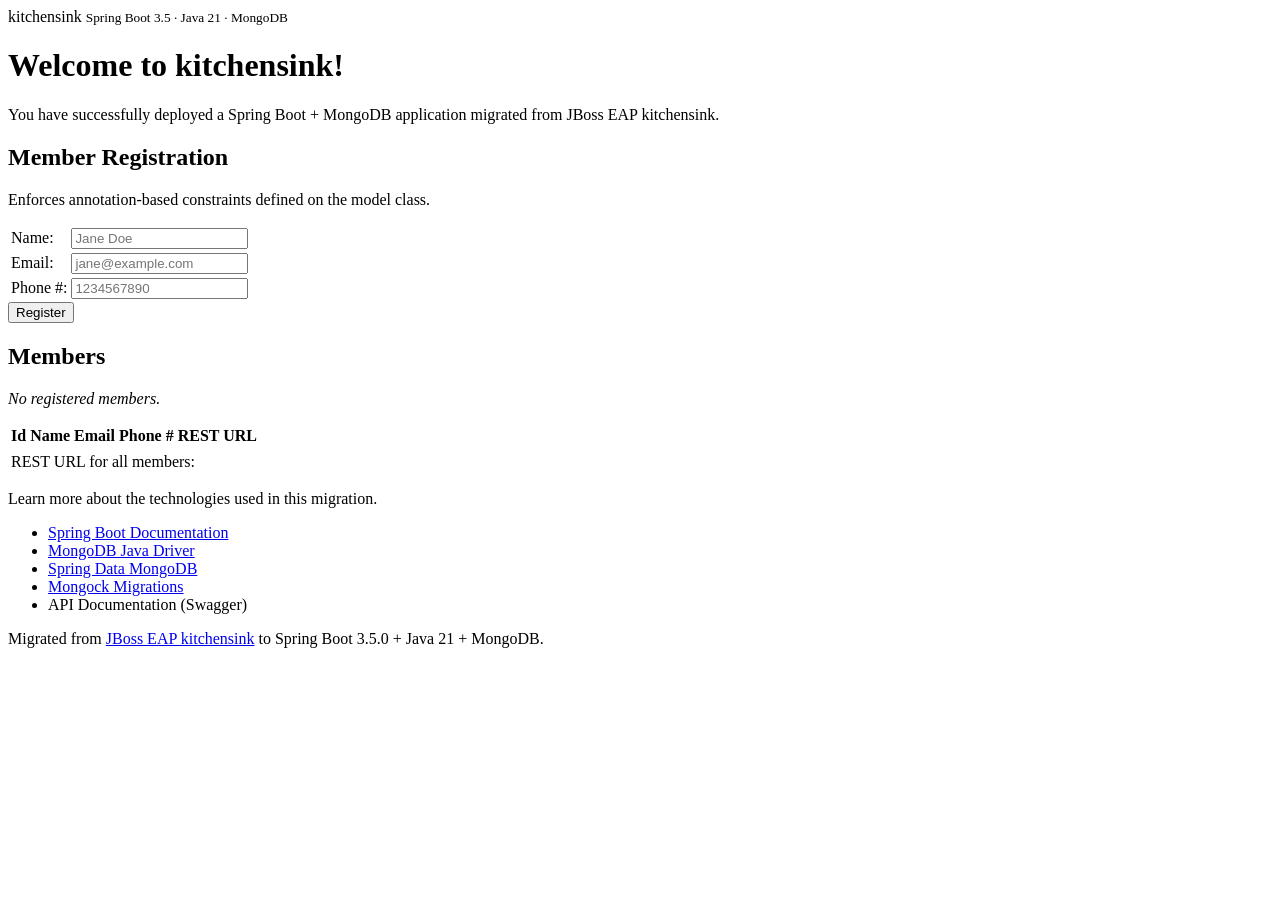
<file: src/main/resources/templates/index.html>
<!DOCTYPE html>
<html xmlns:th="http://www.thymeleaf.org" lang="en">
<head>
    <meta charset="UTF-8">
    <meta name="viewport" content="width=device-width, initial-scale=1">
    <title>kitchensink</title>
    <link th:href="@{/css/app.css}" rel="stylesheet">
</head>
<body>

<div id="container">

    <div class="dualbrand">
        kitchensink
        <small>Spring Boot 3.5 · Java 21 · MongoDB</small>
    </div>

    <div id="content">

        <h1>Welcome to kitchensink!</h1>

        <p>You have successfully deployed a Spring Boot + MongoDB application
           migrated from JBoss EAP kitchensink.</p>

        <div th:if="${successMessage}" class="alert-flash" th:text="${successMessage}"></div>

        <h2>Member Registration</h2>
        <p>Enforces annotation-based constraints defined on the model class.</p>

        <form th:action="@{/}" th:object="${form}" method="post" class="reg-form" novalidate>
            <table class="form-table">
                <tr>
                    <td><label for="name">Name:</label></td>
                    <td><input type="text" id="name" th:field="*{name}" placeholder="Jane Doe"></td>
                    <td><span class="invalid" th:if="${#fields.hasErrors('name')}" th:errors="*{name}"></span></td>
                </tr>
                <tr>
                    <td><label for="email">Email:</label></td>
                    <td><input type="email" id="email" th:field="*{email}" placeholder="jane@example.com"></td>
                    <td><span class="invalid" th:if="${#fields.hasErrors('email')}" th:errors="*{email}"></span></td>
                </tr>
                <tr>
                    <td><label for="phoneNumber">Phone #:</label></td>
                    <td><input type="tel" id="phoneNumber" th:field="*{phoneNumber}" placeholder="1234567890"></td>
                    <td><span class="invalid" th:if="${#fields.hasErrors('phoneNumber')}" th:errors="*{phoneNumber}"></span></td>
                </tr>
            </table>
            <button type="submit" class="register-btn">Register</button>
        </form>

        <h2>Members</h2>

        <p th:if="${members.isEmpty()}"><em>No registered members.</em></p>

        <table th:if="${!members.isEmpty()}" class="simpletablestyle">
            <thead>
                <tr>
                    <th>Id</th>
                    <th>Name</th>
                    <th>Email</th>
                    <th>Phone #</th>
                    <th>REST URL</th>
                </tr>
            </thead>
            <tbody>
                <tr th:each="member : ${members}">
                    <td th:text="${member.id}"></td>
                    <td th:text="${member.name}"></td>
                    <td th:text="${member.email}"></td>
                    <td th:text="${member.phoneNumber}"></td>
                    <td>
                        <a th:href="@{'/rest/members/' + ${member.id}}"
                           th:text="'/rest/members/' + ${member.id}"
                           target="_blank"></a>
                    </td>
                </tr>
            </tbody>
            <tfoot>
                <tr>
                    <td colspan="5">
                        REST URL for all members:
                        <a th:href="@{/rest/members}" th:text="@{/rest/members}" target="_blank"></a>
                    </td>
                </tr>
            </tfoot>
        </table>

    </div><!-- /content -->

    <div id="aside">
        <p>Learn more about the technologies used in this migration.</p>
        <ul>
            <li><a href="https://docs.spring.io/spring-boot/index.html" target="_blank">Spring Boot Documentation</a></li>
            <li><a href="https://www.mongodb.com/docs/drivers/java/sync/" target="_blank">MongoDB Java Driver</a></li>
            <li><a href="https://docs.spring.io/spring-data/mongodb/reference/" target="_blank">Spring Data MongoDB</a></li>
            <li><a href="https://www.mongock.io/docs/" target="_blank">Mongock Migrations</a></li>
            <li><a th:href="@{/swagger-ui/index.html}" target="_blank">API Documentation (Swagger)</a></li>
        </ul>
    </div><!-- /aside -->

    <div id="footer">
        <p>Migrated from <a href="https://github.com/jboss-developer/jboss-eap-quickstarts/tree/master/kitchensink" target="_blank">JBoss EAP kitchensink</a>
           to Spring Boot 3.5.0 + Java 21 + MongoDB.</p>
    </div>

</div><!-- /container -->

</body>
</html>
</file>
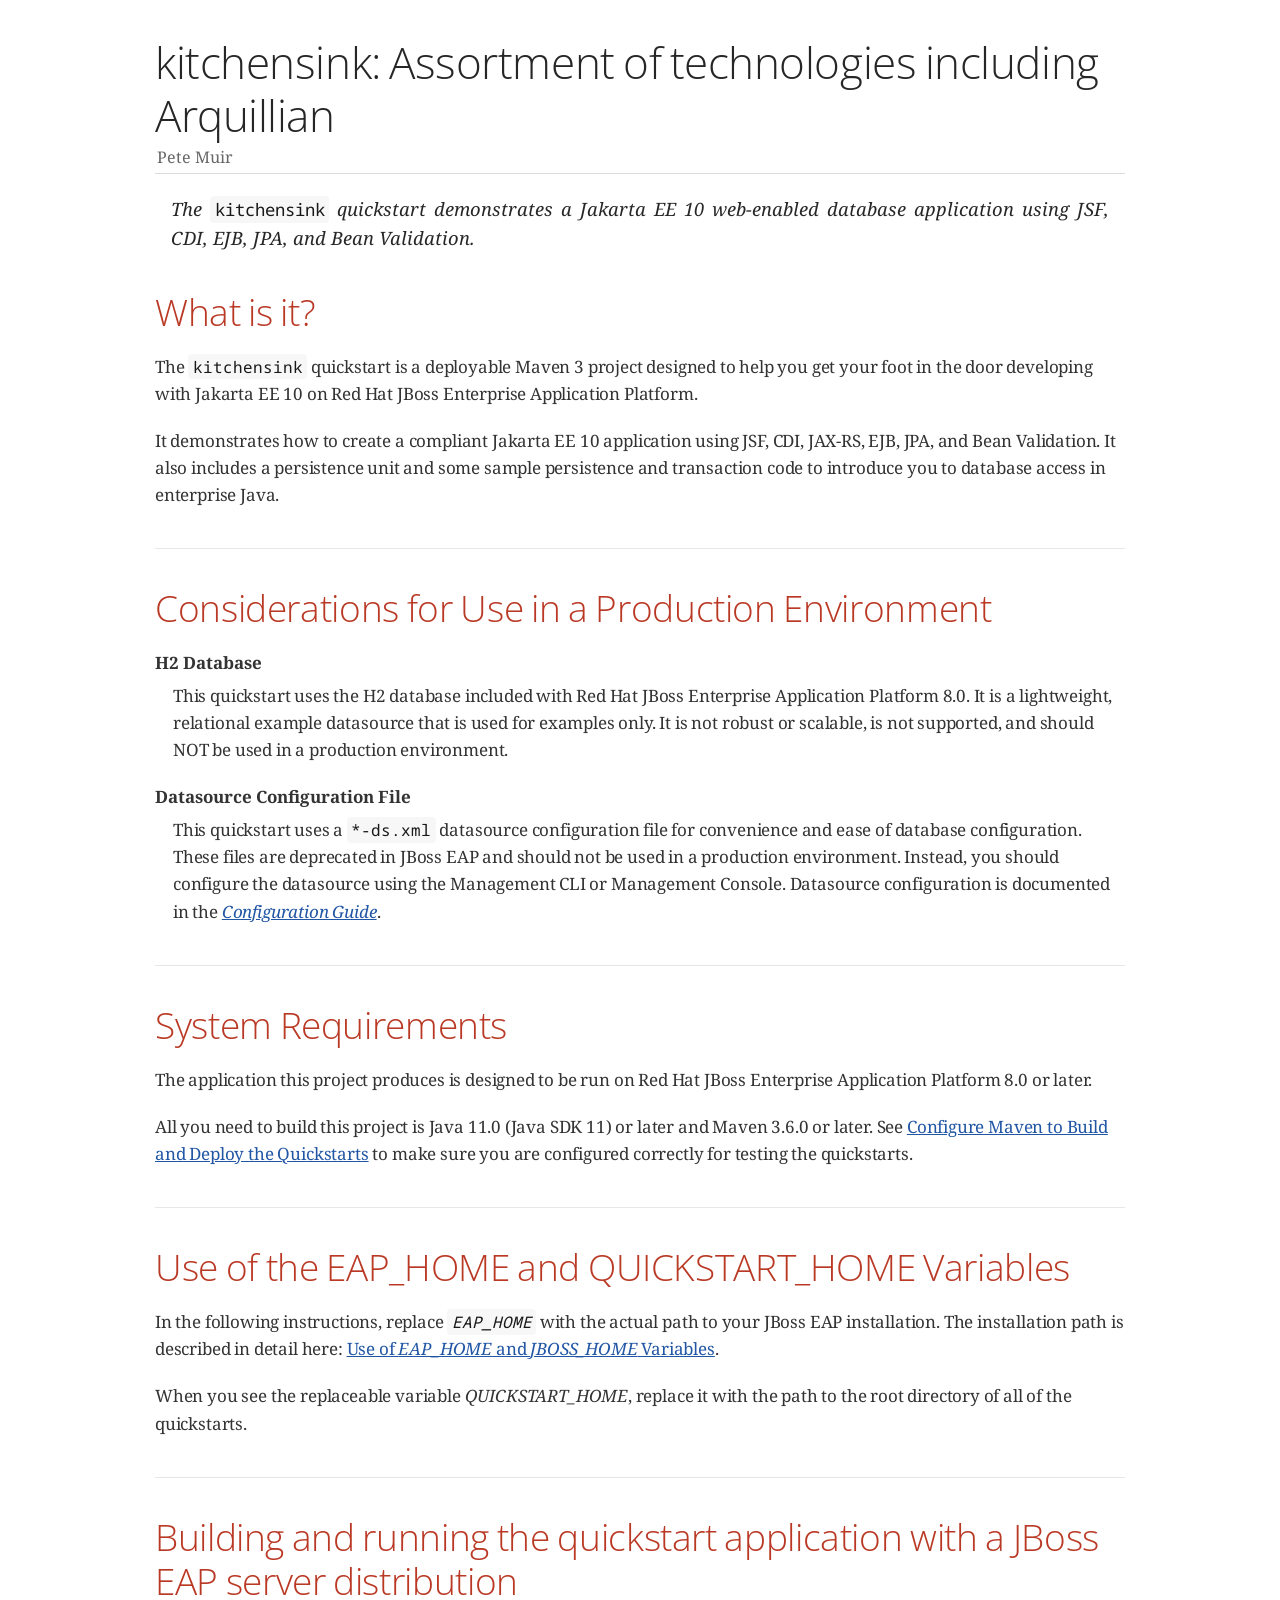
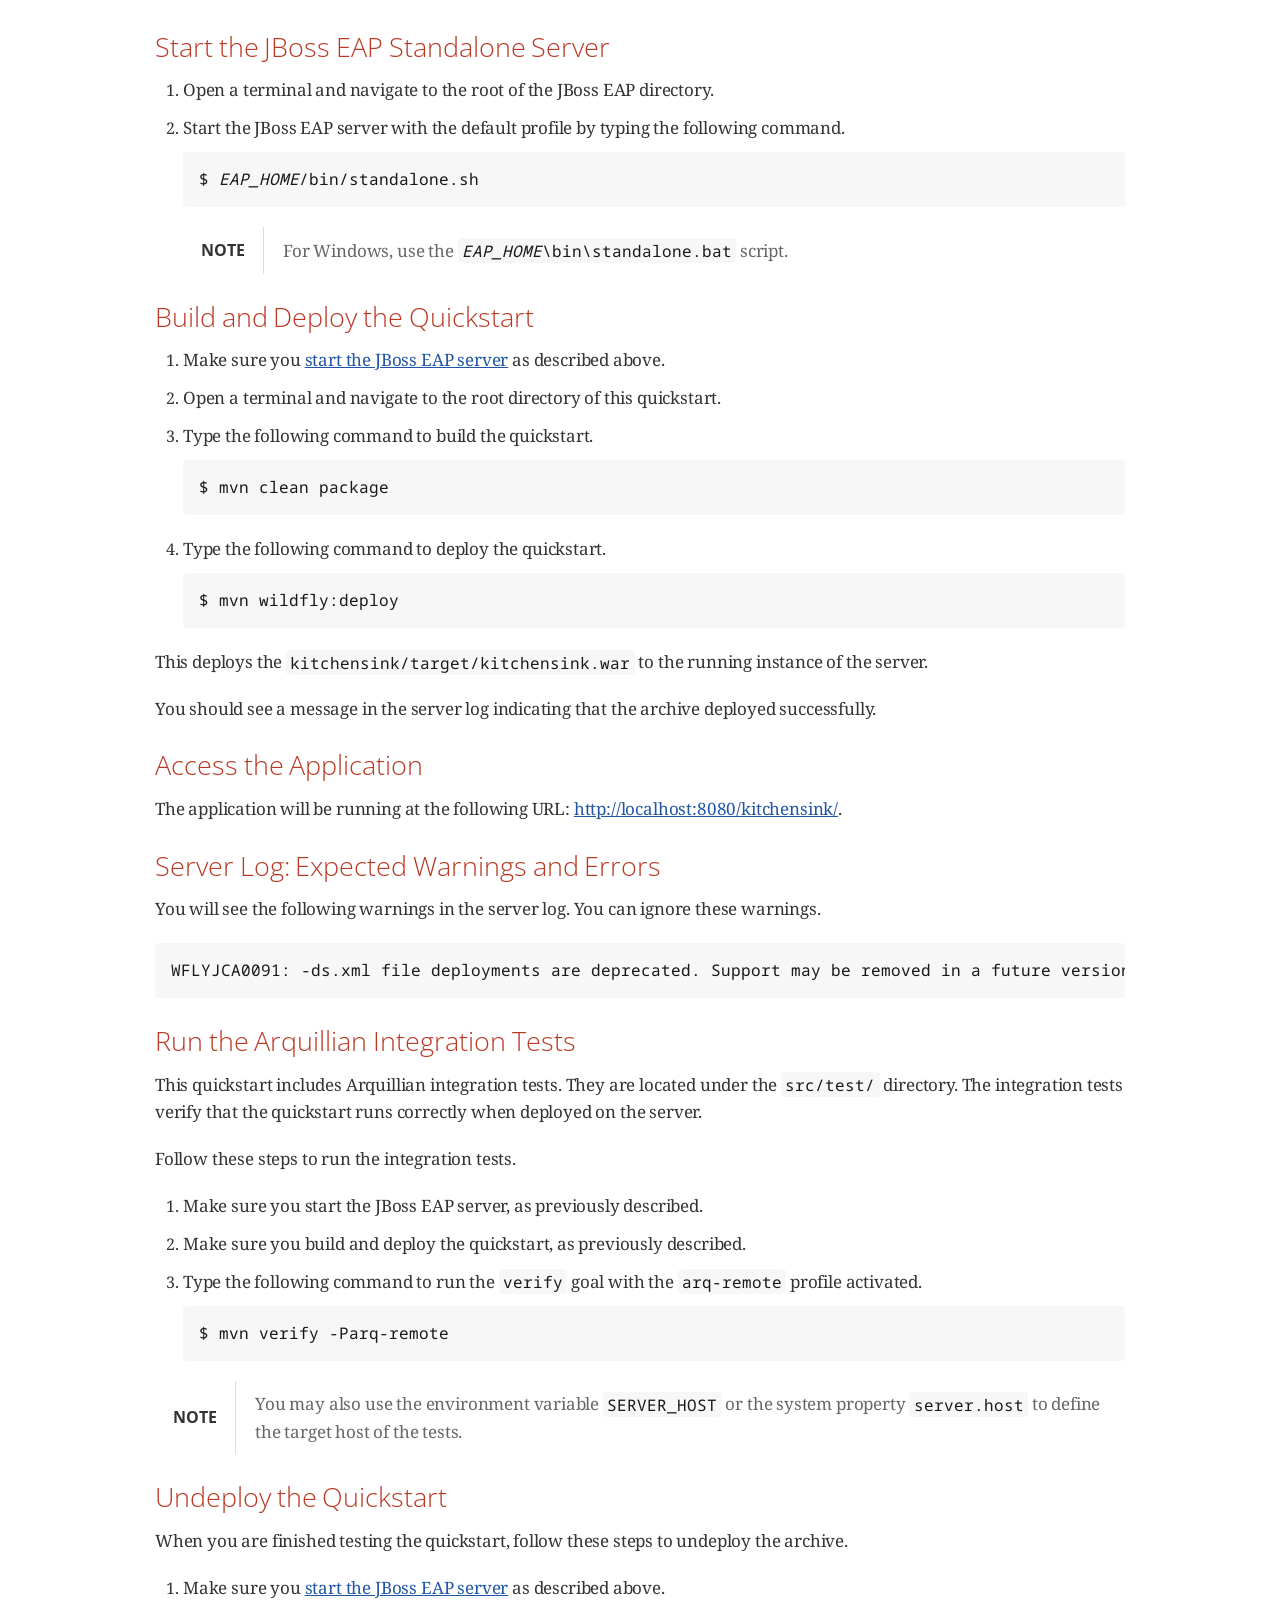
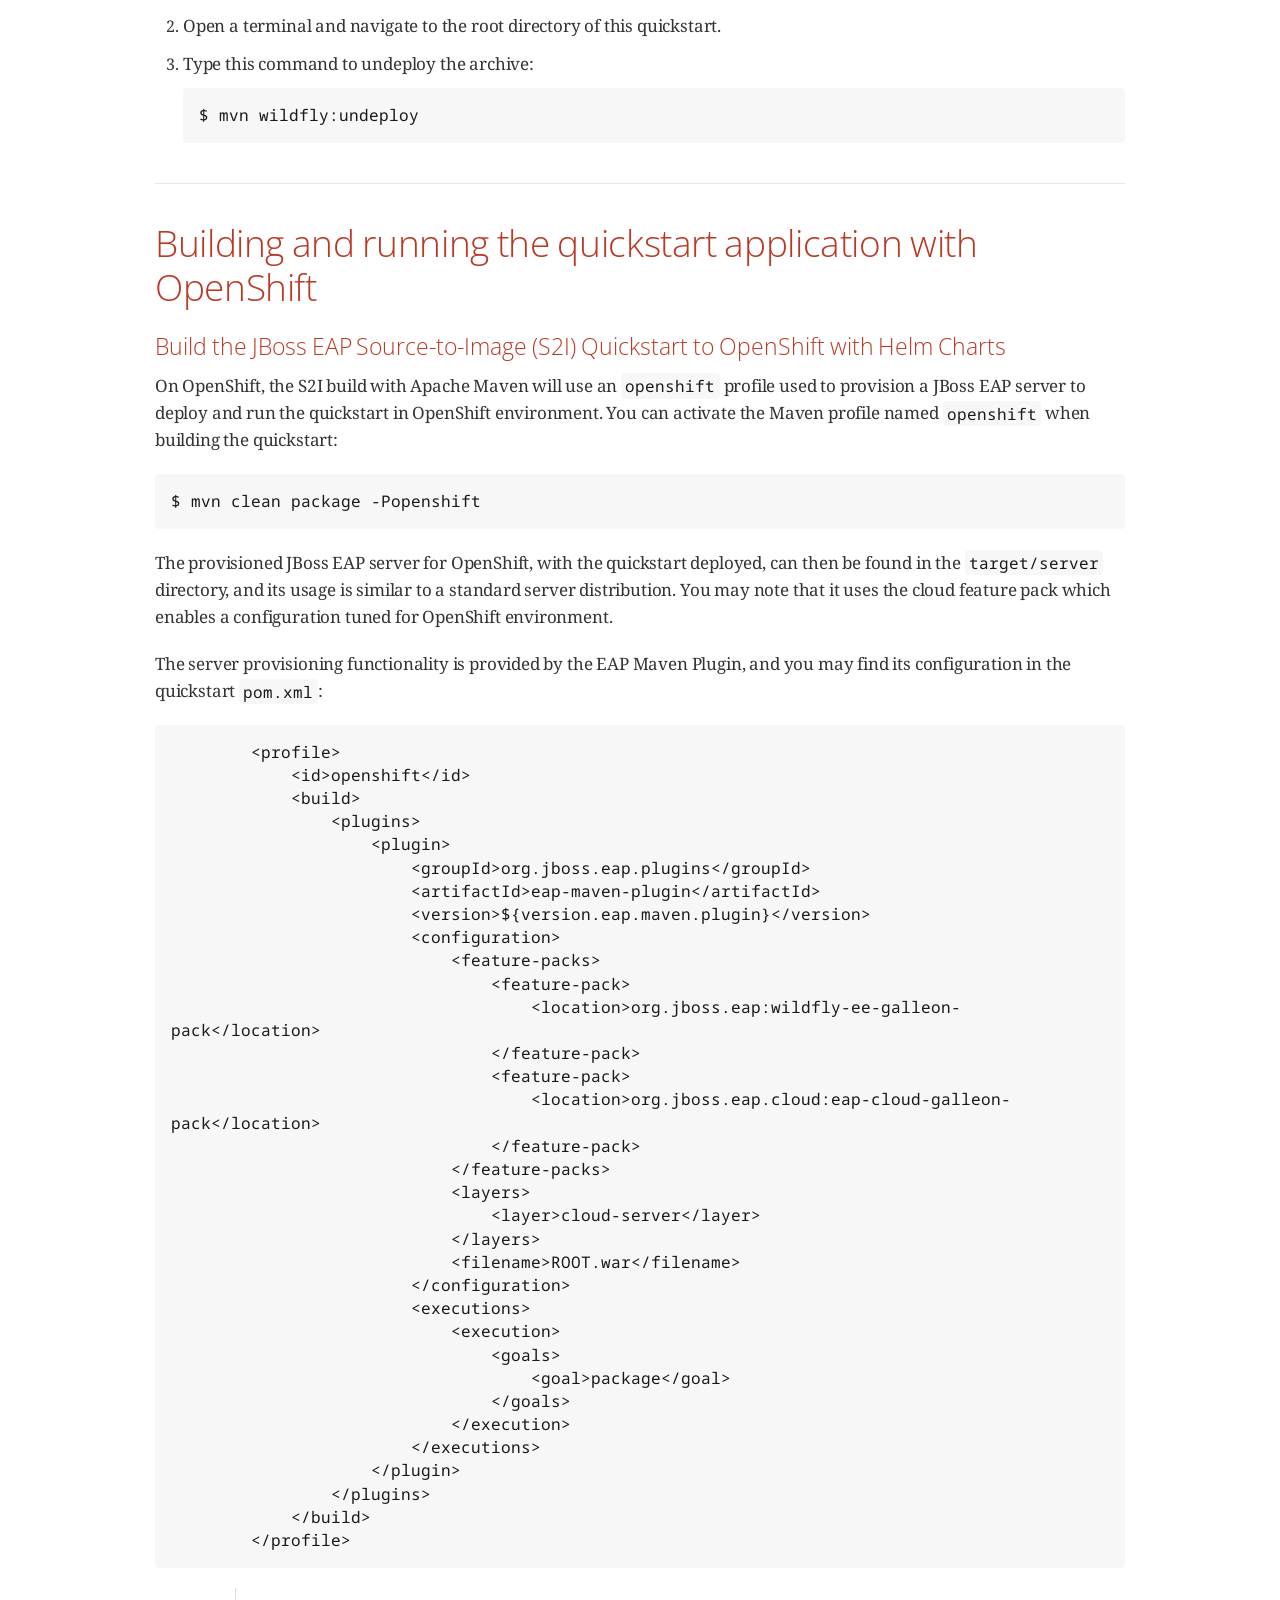
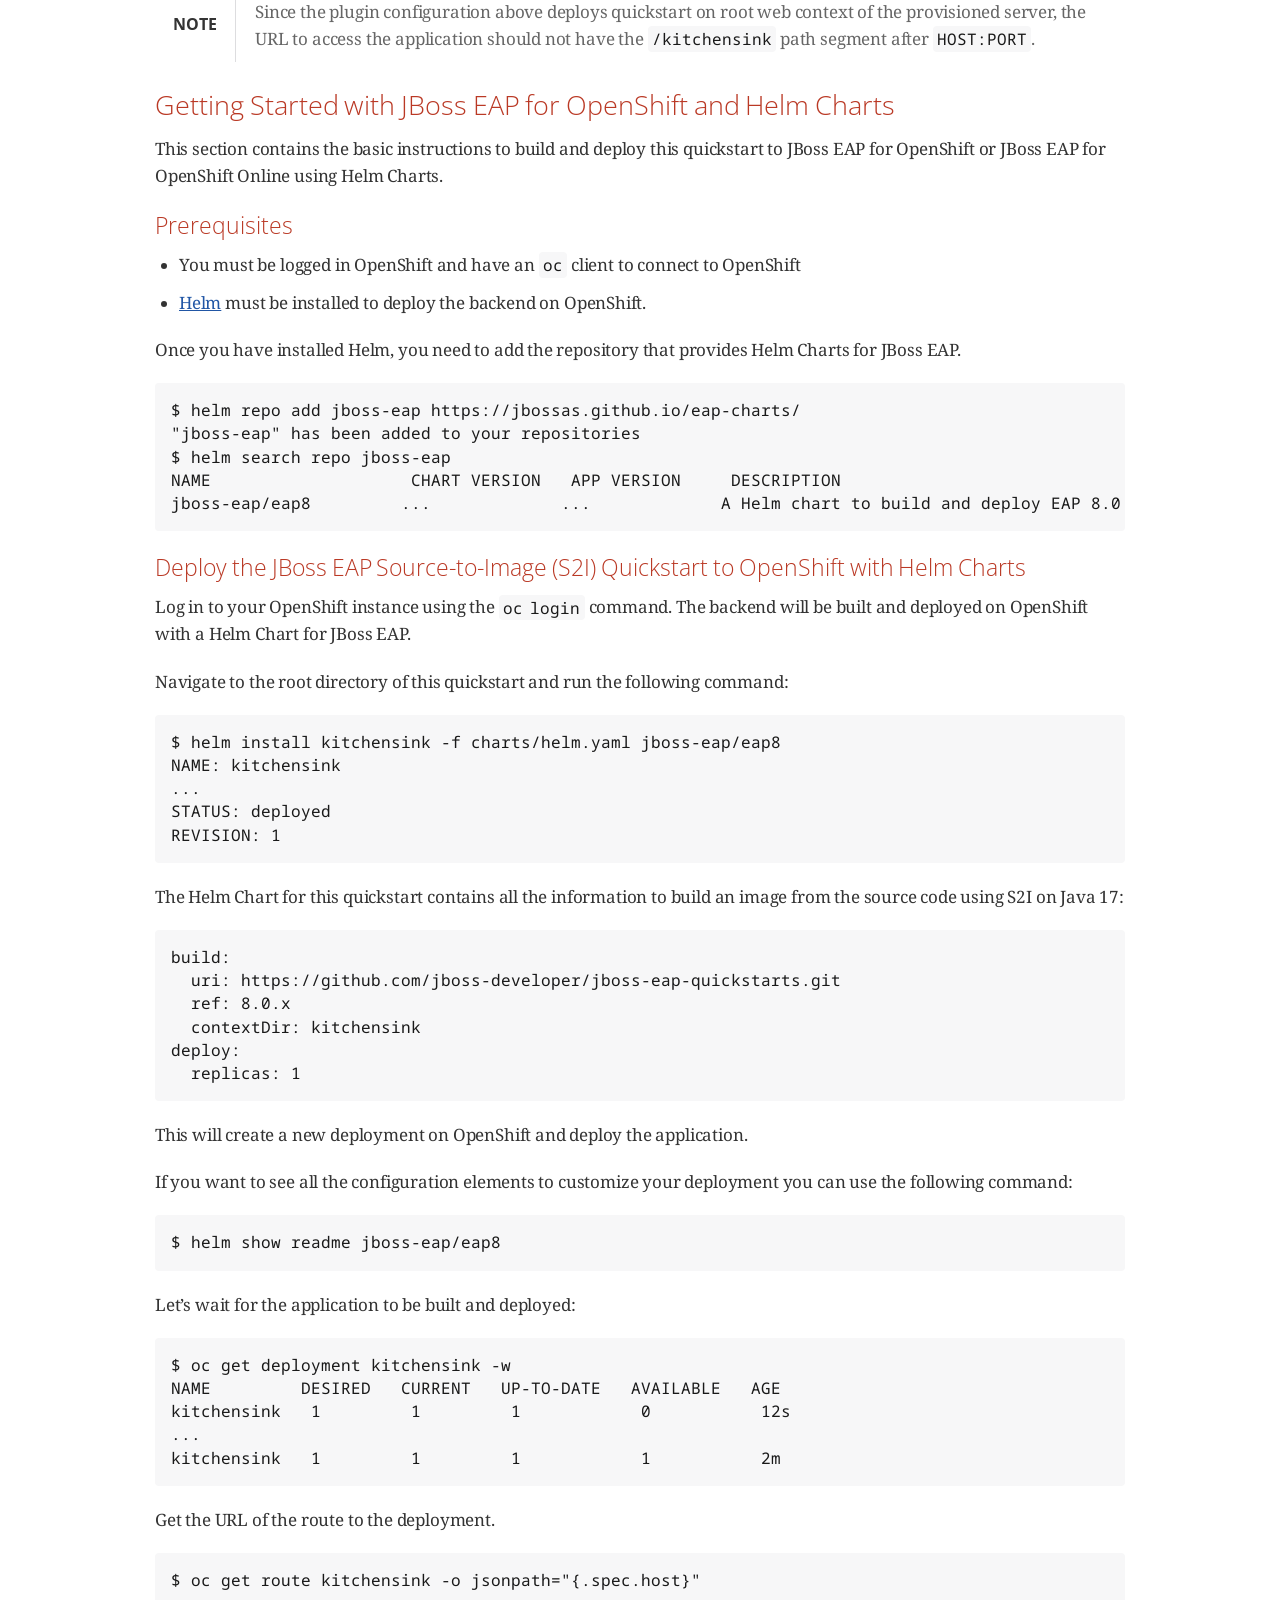
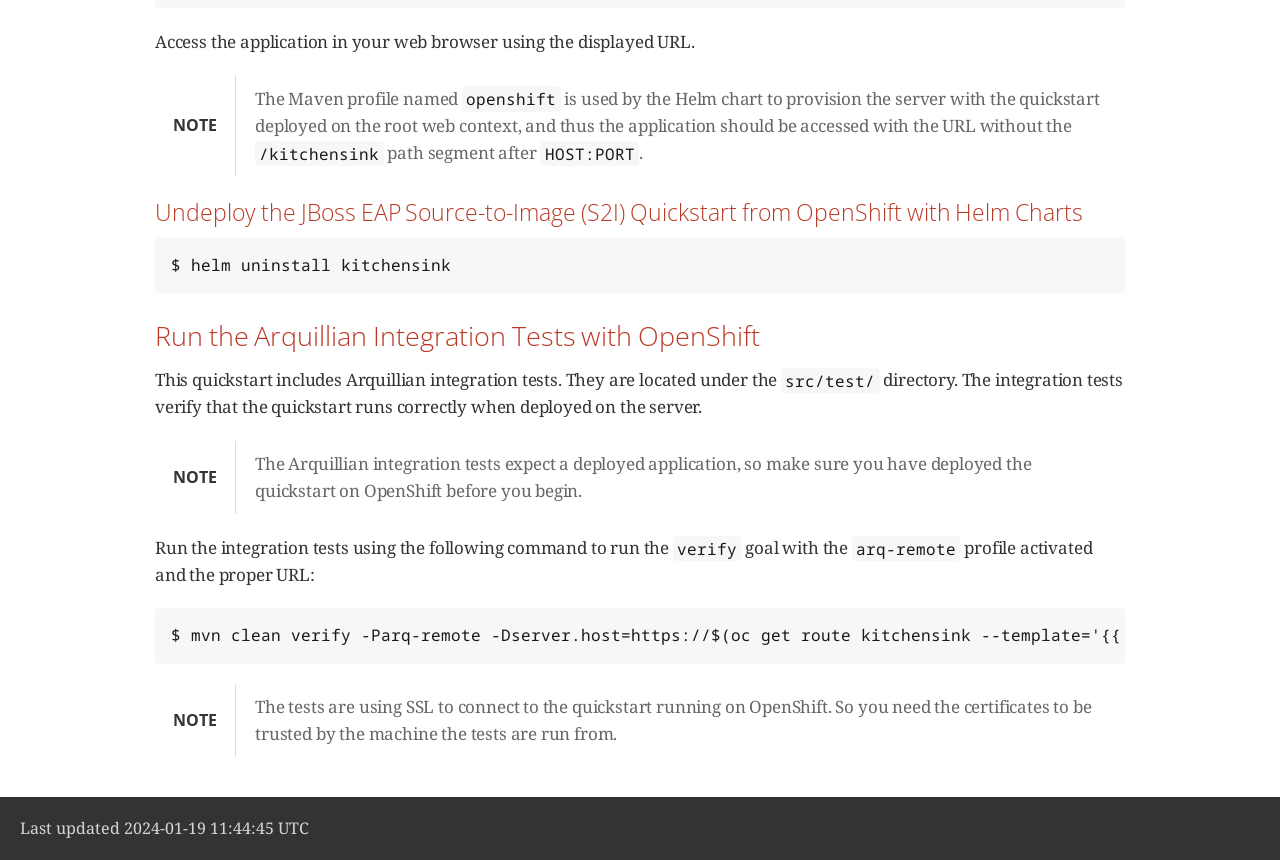
<file: original/README.html>
<!DOCTYPE html>
<html lang="en">
<head>
<meta charset="UTF-8">
<meta http-equiv="X-UA-Compatible" content="IE=edge">
<meta name="viewport" content="width=device-width, initial-scale=1.0">
<meta name="generator" content="Asciidoctor 2.0.10">
<meta name="author" content="Pete Muir">
<title>kitchensink: Assortment of technologies including Arquillian</title>
<link rel="stylesheet" href="https://fonts.googleapis.com/css?family=Open+Sans:300,300italic,400,400italic,600,600italic%7CNoto+Serif:400,400italic,700,700italic%7CDroid+Sans+Mono:400,700">
<style>
/* Asciidoctor default stylesheet | MIT License | https://asciidoctor.org */
/* Uncomment @import statement to use as custom stylesheet */
/*@import "https://fonts.googleapis.com/css?family=Open+Sans:300,300italic,400,400italic,600,600italic%7CNoto+Serif:400,400italic,700,700italic%7CDroid+Sans+Mono:400,700";*/
article,aside,details,figcaption,figure,footer,header,hgroup,main,nav,section{display:block}
audio,video{display:inline-block}
audio:not([controls]){display:none;height:0}
html{font-family:sans-serif;-ms-text-size-adjust:100%;-webkit-text-size-adjust:100%}
a{background:none}
a:focus{outline:thin dotted}
a:active,a:hover{outline:0}
h1{font-size:2em;margin:.67em 0}
abbr[title]{border-bottom:1px dotted}
b,strong{font-weight:bold}
dfn{font-style:italic}
hr{-moz-box-sizing:content-box;box-sizing:content-box;height:0}
mark{background:#ff0;color:#000}
code,kbd,pre,samp{font-family:monospace;font-size:1em}
pre{white-space:pre-wrap}
q{quotes:"\201C" "\201D" "\2018" "\2019"}
small{font-size:80%}
sub,sup{font-size:75%;line-height:0;position:relative;vertical-align:baseline}
sup{top:-.5em}
sub{bottom:-.25em}
img{border:0}
svg:not(:root){overflow:hidden}
figure{margin:0}
fieldset{border:1px solid silver;margin:0 2px;padding:.35em .625em .75em}
legend{border:0;padding:0}
button,input,select,textarea{font-family:inherit;font-size:100%;margin:0}
button,input{line-height:normal}
button,select{text-transform:none}
button,html input[type="button"],input[type="reset"],input[type="submit"]{-webkit-appearance:button;cursor:pointer}
button[disabled],html input[disabled]{cursor:default}
input[type="checkbox"],input[type="radio"]{box-sizing:border-box;padding:0}
button::-moz-focus-inner,input::-moz-focus-inner{border:0;padding:0}
textarea{overflow:auto;vertical-align:top}
table{border-collapse:collapse;border-spacing:0}
*,*::before,*::after{-moz-box-sizing:border-box;-webkit-box-sizing:border-box;box-sizing:border-box}
html,body{font-size:100%}
body{background:#fff;color:rgba(0,0,0,.8);padding:0;margin:0;font-family:"Noto Serif","DejaVu Serif",serif;font-weight:400;font-style:normal;line-height:1;position:relative;cursor:auto;tab-size:4;-moz-osx-font-smoothing:grayscale;-webkit-font-smoothing:antialiased}
a:hover{cursor:pointer}
img,object,embed{max-width:100%;height:auto}
object,embed{height:100%}
img{-ms-interpolation-mode:bicubic}
.left{float:left!important}
.right{float:right!important}
.text-left{text-align:left!important}
.text-right{text-align:right!important}
.text-center{text-align:center!important}
.text-justify{text-align:justify!important}
.hide{display:none}
img,object,svg{display:inline-block;vertical-align:middle}
textarea{height:auto;min-height:50px}
select{width:100%}
.center{margin-left:auto;margin-right:auto}
.stretch{width:100%}
.subheader,.admonitionblock td.content>.title,.audioblock>.title,.exampleblock>.title,.imageblock>.title,.listingblock>.title,.literalblock>.title,.stemblock>.title,.openblock>.title,.paragraph>.title,.quoteblock>.title,table.tableblock>.title,.verseblock>.title,.videoblock>.title,.dlist>.title,.olist>.title,.ulist>.title,.qlist>.title,.hdlist>.title{line-height:1.45;color:#7a2518;font-weight:400;margin-top:0;margin-bottom:.25em}
div,dl,dt,dd,ul,ol,li,h1,h2,h3,#toctitle,.sidebarblock>.content>.title,h4,h5,h6,pre,form,p,blockquote,th,td{margin:0;padding:0;direction:ltr}
a{color:#2156a5;text-decoration:underline;line-height:inherit}
a:hover,a:focus{color:#1d4b8f}
a img{border:0}
p{font-family:inherit;font-weight:400;font-size:1em;line-height:1.6;margin-bottom:1.25em;text-rendering:optimizeLegibility}
p aside{font-size:.875em;line-height:1.35;font-style:italic}
h1,h2,h3,#toctitle,.sidebarblock>.content>.title,h4,h5,h6{font-family:"Open Sans","DejaVu Sans",sans-serif;font-weight:300;font-style:normal;color:#ba3925;text-rendering:optimizeLegibility;margin-top:1em;margin-bottom:.5em;line-height:1.0125em}
h1 small,h2 small,h3 small,#toctitle small,.sidebarblock>.content>.title small,h4 small,h5 small,h6 small{font-size:60%;color:#e99b8f;line-height:0}
h1{font-size:2.125em}
h2{font-size:1.6875em}
h3,#toctitle,.sidebarblock>.content>.title{font-size:1.375em}
h4,h5{font-size:1.125em}
h6{font-size:1em}
hr{border:solid #dddddf;border-width:1px 0 0;clear:both;margin:1.25em 0 1.1875em;height:0}
em,i{font-style:italic;line-height:inherit}
strong,b{font-weight:bold;line-height:inherit}
small{font-size:60%;line-height:inherit}
code{font-family:"Droid Sans Mono","DejaVu Sans Mono",monospace;font-weight:400;color:rgba(0,0,0,.9)}
ul,ol,dl{font-size:1em;line-height:1.6;margin-bottom:1.25em;list-style-position:outside;font-family:inherit}
ul,ol{margin-left:1.5em}
ul li ul,ul li ol{margin-left:1.25em;margin-bottom:0;font-size:1em}
ul.square li ul,ul.circle li ul,ul.disc li ul{list-style:inherit}
ul.square{list-style-type:square}
ul.circle{list-style-type:circle}
ul.disc{list-style-type:disc}
ol li ul,ol li ol{margin-left:1.25em;margin-bottom:0}
dl dt{margin-bottom:.3125em;font-weight:bold}
dl dd{margin-bottom:1.25em}
abbr,acronym{text-transform:uppercase;font-size:90%;color:rgba(0,0,0,.8);border-bottom:1px dotted #ddd;cursor:help}
abbr{text-transform:none}
blockquote{margin:0 0 1.25em;padding:.5625em 1.25em 0 1.1875em;border-left:1px solid #ddd}
blockquote cite{display:block;font-size:.9375em;color:rgba(0,0,0,.6)}
blockquote cite::before{content:"\2014 \0020"}
blockquote cite a,blockquote cite a:visited{color:rgba(0,0,0,.6)}
blockquote,blockquote p{line-height:1.6;color:rgba(0,0,0,.85)}
@media screen and (min-width:768px){h1,h2,h3,#toctitle,.sidebarblock>.content>.title,h4,h5,h6{line-height:1.2}
h1{font-size:2.75em}
h2{font-size:2.3125em}
h3,#toctitle,.sidebarblock>.content>.title{font-size:1.6875em}
h4{font-size:1.4375em}}
table{background:#fff;margin-bottom:1.25em;border:solid 1px #dedede}
table thead,table tfoot{background:#f7f8f7}
table thead tr th,table thead tr td,table tfoot tr th,table tfoot tr td{padding:.5em .625em .625em;font-size:inherit;color:rgba(0,0,0,.8);text-align:left}
table tr th,table tr td{padding:.5625em .625em;font-size:inherit;color:rgba(0,0,0,.8)}
table tr.even,table tr.alt{background:#f8f8f7}
table thead tr th,table tfoot tr th,table tbody tr td,table tr td,table tfoot tr td{display:table-cell;line-height:1.6}
h1,h2,h3,#toctitle,.sidebarblock>.content>.title,h4,h5,h6{line-height:1.2;word-spacing:-.05em}
h1 strong,h2 strong,h3 strong,#toctitle strong,.sidebarblock>.content>.title strong,h4 strong,h5 strong,h6 strong{font-weight:400}
.clearfix::before,.clearfix::after,.float-group::before,.float-group::after{content:" ";display:table}
.clearfix::after,.float-group::after{clear:both}
:not(pre):not([class^=L])>code{font-size:.9375em;font-style:normal!important;letter-spacing:0;padding:.1em .5ex;word-spacing:-.15em;background:#f7f7f8;-webkit-border-radius:4px;border-radius:4px;line-height:1.45;text-rendering:optimizeSpeed;word-wrap:break-word}
:not(pre)>code.nobreak{word-wrap:normal}
:not(pre)>code.nowrap{white-space:nowrap}
pre{color:rgba(0,0,0,.9);font-family:"Droid Sans Mono","DejaVu Sans Mono",monospace;line-height:1.45;text-rendering:optimizeSpeed}
pre code,pre pre{color:inherit;font-size:inherit;line-height:inherit}
pre>code{display:block}
pre.nowrap,pre.nowrap pre{white-space:pre;word-wrap:normal}
em em{font-style:normal}
strong strong{font-weight:400}
.keyseq{color:rgba(51,51,51,.8)}
kbd{font-family:"Droid Sans Mono","DejaVu Sans Mono",monospace;display:inline-block;color:rgba(0,0,0,.8);font-size:.65em;line-height:1.45;background:#f7f7f7;border:1px solid #ccc;-webkit-border-radius:3px;border-radius:3px;-webkit-box-shadow:0 1px 0 rgba(0,0,0,.2),0 0 0 .1em white inset;box-shadow:0 1px 0 rgba(0,0,0,.2),0 0 0 .1em #fff inset;margin:0 .15em;padding:.2em .5em;vertical-align:middle;position:relative;top:-.1em;white-space:nowrap}
.keyseq kbd:first-child{margin-left:0}
.keyseq kbd:last-child{margin-right:0}
.menuseq,.menuref{color:#000}
.menuseq b:not(.caret),.menuref{font-weight:inherit}
.menuseq{word-spacing:-.02em}
.menuseq b.caret{font-size:1.25em;line-height:.8}
.menuseq i.caret{font-weight:bold;text-align:center;width:.45em}
b.button::before,b.button::after{position:relative;top:-1px;font-weight:400}
b.button::before{content:"[";padding:0 3px 0 2px}
b.button::after{content:"]";padding:0 2px 0 3px}
p a>code:hover{color:rgba(0,0,0,.9)}
#header,#content,#footnotes,#footer{width:100%;margin-left:auto;margin-right:auto;margin-top:0;margin-bottom:0;max-width:62.5em;*zoom:1;position:relative;padding-left:.9375em;padding-right:.9375em}
#header::before,#header::after,#content::before,#content::after,#footnotes::before,#footnotes::after,#footer::before,#footer::after{content:" ";display:table}
#header::after,#content::after,#footnotes::after,#footer::after{clear:both}
#content{margin-top:1.25em}
#content::before{content:none}
#header>h1:first-child{color:rgba(0,0,0,.85);margin-top:2.25rem;margin-bottom:0}
#header>h1:first-child+#toc{margin-top:8px;border-top:1px solid #dddddf}
#header>h1:only-child,body.toc2 #header>h1:nth-last-child(2){border-bottom:1px solid #dddddf;padding-bottom:8px}
#header .details{border-bottom:1px solid #dddddf;line-height:1.45;padding-top:.25em;padding-bottom:.25em;padding-left:.25em;color:rgba(0,0,0,.6);display:-ms-flexbox;display:-webkit-flex;display:flex;-ms-flex-flow:row wrap;-webkit-flex-flow:row wrap;flex-flow:row wrap}
#header .details span:first-child{margin-left:-.125em}
#header .details span.email a{color:rgba(0,0,0,.85)}
#header .details br{display:none}
#header .details br+span::before{content:"\00a0\2013\00a0"}
#header .details br+span.author::before{content:"\00a0\22c5\00a0";color:rgba(0,0,0,.85)}
#header .details br+span#revremark::before{content:"\00a0|\00a0"}
#header #revnumber{text-transform:capitalize}
#header #revnumber::after{content:"\00a0"}
#content>h1:first-child:not([class]){color:rgba(0,0,0,.85);border-bottom:1px solid #dddddf;padding-bottom:8px;margin-top:0;padding-top:1rem;margin-bottom:1.25rem}
#toc{border-bottom:1px solid #e7e7e9;padding-bottom:.5em}
#toc>ul{margin-left:.125em}
#toc ul.sectlevel0>li>a{font-style:italic}
#toc ul.sectlevel0 ul.sectlevel1{margin:.5em 0}
#toc ul{font-family:"Open Sans","DejaVu Sans",sans-serif;list-style-type:none}
#toc li{line-height:1.3334;margin-top:.3334em}
#toc a{text-decoration:none}
#toc a:active{text-decoration:underline}
#toctitle{color:#7a2518;font-size:1.2em}
@media screen and (min-width:768px){#toctitle{font-size:1.375em}
body.toc2{padding-left:15em;padding-right:0}
#toc.toc2{margin-top:0!important;background:#f8f8f7;position:fixed;width:15em;left:0;top:0;border-right:1px solid #e7e7e9;border-top-width:0!important;border-bottom-width:0!important;z-index:1000;padding:1.25em 1em;height:100%;overflow:auto}
#toc.toc2 #toctitle{margin-top:0;margin-bottom:.8rem;font-size:1.2em}
#toc.toc2>ul{font-size:.9em;margin-bottom:0}
#toc.toc2 ul ul{margin-left:0;padding-left:1em}
#toc.toc2 ul.sectlevel0 ul.sectlevel1{padding-left:0;margin-top:.5em;margin-bottom:.5em}
body.toc2.toc-right{padding-left:0;padding-right:15em}
body.toc2.toc-right #toc.toc2{border-right-width:0;border-left:1px solid #e7e7e9;left:auto;right:0}}
@media screen and (min-width:1280px){body.toc2{padding-left:20em;padding-right:0}
#toc.toc2{width:20em}
#toc.toc2 #toctitle{font-size:1.375em}
#toc.toc2>ul{font-size:.95em}
#toc.toc2 ul ul{padding-left:1.25em}
body.toc2.toc-right{padding-left:0;padding-right:20em}}
#content #toc{border-style:solid;border-width:1px;border-color:#e0e0dc;margin-bottom:1.25em;padding:1.25em;background:#f8f8f7;-webkit-border-radius:4px;border-radius:4px}
#content #toc>:first-child{margin-top:0}
#content #toc>:last-child{margin-bottom:0}
#footer{max-width:100%;background:rgba(0,0,0,.8);padding:1.25em}
#footer-text{color:rgba(255,255,255,.8);line-height:1.44}
#content{margin-bottom:.625em}
.sect1{padding-bottom:.625em}
@media screen and (min-width:768px){#content{margin-bottom:1.25em}
.sect1{padding-bottom:1.25em}}
.sect1:last-child{padding-bottom:0}
.sect1+.sect1{border-top:1px solid #e7e7e9}
#content h1>a.anchor,h2>a.anchor,h3>a.anchor,#toctitle>a.anchor,.sidebarblock>.content>.title>a.anchor,h4>a.anchor,h5>a.anchor,h6>a.anchor{position:absolute;z-index:1001;width:1.5ex;margin-left:-1.5ex;display:block;text-decoration:none!important;visibility:hidden;text-align:center;font-weight:400}
#content h1>a.anchor::before,h2>a.anchor::before,h3>a.anchor::before,#toctitle>a.anchor::before,.sidebarblock>.content>.title>a.anchor::before,h4>a.anchor::before,h5>a.anchor::before,h6>a.anchor::before{content:"\00A7";font-size:.85em;display:block;padding-top:.1em}
#content h1:hover>a.anchor,#content h1>a.anchor:hover,h2:hover>a.anchor,h2>a.anchor:hover,h3:hover>a.anchor,#toctitle:hover>a.anchor,.sidebarblock>.content>.title:hover>a.anchor,h3>a.anchor:hover,#toctitle>a.anchor:hover,.sidebarblock>.content>.title>a.anchor:hover,h4:hover>a.anchor,h4>a.anchor:hover,h5:hover>a.anchor,h5>a.anchor:hover,h6:hover>a.anchor,h6>a.anchor:hover{visibility:visible}
#content h1>a.link,h2>a.link,h3>a.link,#toctitle>a.link,.sidebarblock>.content>.title>a.link,h4>a.link,h5>a.link,h6>a.link{color:#ba3925;text-decoration:none}
#content h1>a.link:hover,h2>a.link:hover,h3>a.link:hover,#toctitle>a.link:hover,.sidebarblock>.content>.title>a.link:hover,h4>a.link:hover,h5>a.link:hover,h6>a.link:hover{color:#a53221}
details,.audioblock,.imageblock,.literalblock,.listingblock,.stemblock,.videoblock{margin-bottom:1.25em}
details>summary:first-of-type{cursor:pointer;display:list-item;outline:none;margin-bottom:.75em}
.admonitionblock td.content>.title,.audioblock>.title,.exampleblock>.title,.imageblock>.title,.listingblock>.title,.literalblock>.title,.stemblock>.title,.openblock>.title,.paragraph>.title,.quoteblock>.title,table.tableblock>.title,.verseblock>.title,.videoblock>.title,.dlist>.title,.olist>.title,.ulist>.title,.qlist>.title,.hdlist>.title{text-rendering:optimizeLegibility;text-align:left;font-family:"Noto Serif","DejaVu Serif",serif;font-size:1rem;font-style:italic}
table.tableblock.fit-content>caption.title{white-space:nowrap;width:0}
.paragraph.lead>p,#preamble>.sectionbody>[class="paragraph"]:first-of-type p{font-size:1.21875em;line-height:1.6;color:rgba(0,0,0,.85)}
table.tableblock #preamble>.sectionbody>[class="paragraph"]:first-of-type p{font-size:inherit}
.admonitionblock>table{border-collapse:separate;border:0;background:none;width:100%}
.admonitionblock>table td.icon{text-align:center;width:80px}
.admonitionblock>table td.icon img{max-width:none}
.admonitionblock>table td.icon .title{font-weight:bold;font-family:"Open Sans","DejaVu Sans",sans-serif;text-transform:uppercase}
.admonitionblock>table td.content{padding-left:1.125em;padding-right:1.25em;border-left:1px solid #dddddf;color:rgba(0,0,0,.6)}
.admonitionblock>table td.content>:last-child>:last-child{margin-bottom:0}
.exampleblock>.content{border-style:solid;border-width:1px;border-color:#e6e6e6;margin-bottom:1.25em;padding:1.25em;background:#fff;-webkit-border-radius:4px;border-radius:4px}
.exampleblock>.content>:first-child{margin-top:0}
.exampleblock>.content>:last-child{margin-bottom:0}
.sidebarblock{border-style:solid;border-width:1px;border-color:#dbdbd6;margin-bottom:1.25em;padding:1.25em;background:#f3f3f2;-webkit-border-radius:4px;border-radius:4px}
.sidebarblock>:first-child{margin-top:0}
.sidebarblock>:last-child{margin-bottom:0}
.sidebarblock>.content>.title{color:#7a2518;margin-top:0;text-align:center}
.exampleblock>.content>:last-child>:last-child,.exampleblock>.content .olist>ol>li:last-child>:last-child,.exampleblock>.content .ulist>ul>li:last-child>:last-child,.exampleblock>.content .qlist>ol>li:last-child>:last-child,.sidebarblock>.content>:last-child>:last-child,.sidebarblock>.content .olist>ol>li:last-child>:last-child,.sidebarblock>.content .ulist>ul>li:last-child>:last-child,.sidebarblock>.content .qlist>ol>li:last-child>:last-child{margin-bottom:0}
.literalblock pre,.listingblock>.content>pre{-webkit-border-radius:4px;border-radius:4px;word-wrap:break-word;overflow-x:auto;padding:1em;font-size:.8125em}
@media screen and (min-width:768px){.literalblock pre,.listingblock>.content>pre{font-size:.90625em}}
@media screen and (min-width:1280px){.literalblock pre,.listingblock>.content>pre{font-size:1em}}
.literalblock pre,.listingblock>.content>pre:not(.highlight),.listingblock>.content>pre[class="highlight"],.listingblock>.content>pre[class^="highlight "]{background:#f7f7f8}
.literalblock.output pre{color:#f7f7f8;background:rgba(0,0,0,.9)}
.listingblock>.content{position:relative}
.listingblock code[data-lang]::before{display:none;content:attr(data-lang);position:absolute;font-size:.75em;top:.425rem;right:.5rem;line-height:1;text-transform:uppercase;color:inherit;opacity:.5}
.listingblock:hover code[data-lang]::before{display:block}
.listingblock.terminal pre .command::before{content:attr(data-prompt);padding-right:.5em;color:inherit;opacity:.5}
.listingblock.terminal pre .command:not([data-prompt])::before{content:"$"}
.listingblock pre.highlightjs{padding:0}
.listingblock pre.highlightjs>code{padding:1em;-webkit-border-radius:4px;border-radius:4px}
.listingblock pre.prettyprint{border-width:0}
.prettyprint{background:#f7f7f8}
pre.prettyprint .linenums{line-height:1.45;margin-left:2em}
pre.prettyprint li{background:none;list-style-type:inherit;padding-left:0}
pre.prettyprint li code[data-lang]::before{opacity:1}
pre.prettyprint li:not(:first-child) code[data-lang]::before{display:none}
table.linenotable{border-collapse:separate;border:0;margin-bottom:0;background:none}
table.linenotable td[class]{color:inherit;vertical-align:top;padding:0;line-height:inherit;white-space:normal}
table.linenotable td.code{padding-left:.75em}
table.linenotable td.linenos{border-right:1px solid currentColor;opacity:.35;padding-right:.5em}
pre.pygments .lineno{border-right:1px solid currentColor;opacity:.35;display:inline-block;margin-right:.75em}
pre.pygments .lineno::before{content:"";margin-right:-.125em}
.quoteblock{margin:0 1em 1.25em 1.5em;display:table}
.quoteblock:not(.excerpt)>.title{margin-left:-1.5em;margin-bottom:.75em}
.quoteblock blockquote,.quoteblock p{color:rgba(0,0,0,.85);font-size:1.15rem;line-height:1.75;word-spacing:.1em;letter-spacing:0;font-style:italic;text-align:justify}
.quoteblock blockquote{margin:0;padding:0;border:0}
.quoteblock blockquote::before{content:"\201c";float:left;font-size:2.75em;font-weight:bold;line-height:.6em;margin-left:-.6em;color:#7a2518;text-shadow:0 1px 2px rgba(0,0,0,.1)}
.quoteblock blockquote>.paragraph:last-child p{margin-bottom:0}
.quoteblock .attribution{margin-top:.75em;margin-right:.5ex;text-align:right}
.verseblock{margin:0 1em 1.25em}
.verseblock pre{font-family:"Open Sans","DejaVu Sans",sans;font-size:1.15rem;color:rgba(0,0,0,.85);font-weight:300;text-rendering:optimizeLegibility}
.verseblock pre strong{font-weight:400}
.verseblock .attribution{margin-top:1.25rem;margin-left:.5ex}
.quoteblock .attribution,.verseblock .attribution{font-size:.9375em;line-height:1.45;font-style:italic}
.quoteblock .attribution br,.verseblock .attribution br{display:none}
.quoteblock .attribution cite,.verseblock .attribution cite{display:block;letter-spacing:-.025em;color:rgba(0,0,0,.6)}
.quoteblock.abstract blockquote::before,.quoteblock.excerpt blockquote::before,.quoteblock .quoteblock blockquote::before{display:none}
.quoteblock.abstract blockquote,.quoteblock.abstract p,.quoteblock.excerpt blockquote,.quoteblock.excerpt p,.quoteblock .quoteblock blockquote,.quoteblock .quoteblock p{line-height:1.6;word-spacing:0}
.quoteblock.abstract{margin:0 1em 1.25em;display:block}
.quoteblock.abstract>.title{margin:0 0 .375em;font-size:1.15em;text-align:center}
.quoteblock.excerpt>blockquote,.quoteblock .quoteblock{padding:0 0 .25em 1em;border-left:.25em solid #dddddf}
.quoteblock.excerpt,.quoteblock .quoteblock{margin-left:0}
.quoteblock.excerpt blockquote,.quoteblock.excerpt p,.quoteblock .quoteblock blockquote,.quoteblock .quoteblock p{color:inherit;font-size:1.0625rem}
.quoteblock.excerpt .attribution,.quoteblock .quoteblock .attribution{color:inherit;text-align:left;margin-right:0}
table.tableblock{max-width:100%;border-collapse:separate}
p.tableblock:last-child{margin-bottom:0}
td.tableblock>.content>:last-child{margin-bottom:-1.25em}
td.tableblock>.content>:last-child.sidebarblock{margin-bottom:0}
table.tableblock,th.tableblock,td.tableblock{border:0 solid #dedede}
table.grid-all>thead>tr>.tableblock,table.grid-all>tbody>tr>.tableblock{border-width:0 1px 1px 0}
table.grid-all>tfoot>tr>.tableblock{border-width:1px 1px 0 0}
table.grid-cols>*>tr>.tableblock{border-width:0 1px 0 0}
table.grid-rows>thead>tr>.tableblock,table.grid-rows>tbody>tr>.tableblock{border-width:0 0 1px}
table.grid-rows>tfoot>tr>.tableblock{border-width:1px 0 0}
table.grid-all>*>tr>.tableblock:last-child,table.grid-cols>*>tr>.tableblock:last-child{border-right-width:0}
table.grid-all>tbody>tr:last-child>.tableblock,table.grid-all>thead:last-child>tr>.tableblock,table.grid-rows>tbody>tr:last-child>.tableblock,table.grid-rows>thead:last-child>tr>.tableblock{border-bottom-width:0}
table.frame-all{border-width:1px}
table.frame-sides{border-width:0 1px}
table.frame-topbot,table.frame-ends{border-width:1px 0}
table.stripes-all tr,table.stripes-odd tr:nth-of-type(odd),table.stripes-even tr:nth-of-type(even),table.stripes-hover tr:hover{background:#f8f8f7}
th.halign-left,td.halign-left{text-align:left}
th.halign-right,td.halign-right{text-align:right}
th.halign-center,td.halign-center{text-align:center}
th.valign-top,td.valign-top{vertical-align:top}
th.valign-bottom,td.valign-bottom{vertical-align:bottom}
th.valign-middle,td.valign-middle{vertical-align:middle}
table thead th,table tfoot th{font-weight:bold}
tbody tr th{display:table-cell;line-height:1.6;background:#f7f8f7}
tbody tr th,tbody tr th p,tfoot tr th,tfoot tr th p{color:rgba(0,0,0,.8);font-weight:bold}
p.tableblock>code:only-child{background:none;padding:0}
p.tableblock{font-size:1em}
ol{margin-left:1.75em}
ul li ol{margin-left:1.5em}
dl dd{margin-left:1.125em}
dl dd:last-child,dl dd:last-child>:last-child{margin-bottom:0}
ol>li p,ul>li p,ul dd,ol dd,.olist .olist,.ulist .ulist,.ulist .olist,.olist .ulist{margin-bottom:.625em}
ul.checklist,ul.none,ol.none,ul.no-bullet,ol.no-bullet,ol.unnumbered,ul.unstyled,ol.unstyled{list-style-type:none}
ul.no-bullet,ol.no-bullet,ol.unnumbered{margin-left:.625em}
ul.unstyled,ol.unstyled{margin-left:0}
ul.checklist{margin-left:.625em}
ul.checklist li>p:first-child>.fa-square-o:first-child,ul.checklist li>p:first-child>.fa-check-square-o:first-child{width:1.25em;font-size:.8em;position:relative;bottom:.125em}
ul.checklist li>p:first-child>input[type="checkbox"]:first-child{margin-right:.25em}
ul.inline{display:-ms-flexbox;display:-webkit-box;display:flex;-ms-flex-flow:row wrap;-webkit-flex-flow:row wrap;flex-flow:row wrap;list-style:none;margin:0 0 .625em -1.25em}
ul.inline>li{margin-left:1.25em}
.unstyled dl dt{font-weight:400;font-style:normal}
ol.arabic{list-style-type:decimal}
ol.decimal{list-style-type:decimal-leading-zero}
ol.loweralpha{list-style-type:lower-alpha}
ol.upperalpha{list-style-type:upper-alpha}
ol.lowerroman{list-style-type:lower-roman}
ol.upperroman{list-style-type:upper-roman}
ol.lowergreek{list-style-type:lower-greek}
.hdlist>table,.colist>table{border:0;background:none}
.hdlist>table>tbody>tr,.colist>table>tbody>tr{background:none}
td.hdlist1,td.hdlist2{vertical-align:top;padding:0 .625em}
td.hdlist1{font-weight:bold;padding-bottom:1.25em}
.literalblock+.colist,.listingblock+.colist{margin-top:-.5em}
.colist td:not([class]):first-child{padding:.4em .75em 0;line-height:1;vertical-align:top}
.colist td:not([class]):first-child img{max-width:none}
.colist td:not([class]):last-child{padding:.25em 0}
.thumb,.th{line-height:0;display:inline-block;border:solid 4px #fff;-webkit-box-shadow:0 0 0 1px #ddd;box-shadow:0 0 0 1px #ddd}
.imageblock.left{margin:.25em .625em 1.25em 0}
.imageblock.right{margin:.25em 0 1.25em .625em}
.imageblock>.title{margin-bottom:0}
.imageblock.thumb,.imageblock.th{border-width:6px}
.imageblock.thumb>.title,.imageblock.th>.title{padding:0 .125em}
.image.left,.image.right{margin-top:.25em;margin-bottom:.25em;display:inline-block;line-height:0}
.image.left{margin-right:.625em}
.image.right{margin-left:.625em}
a.image{text-decoration:none;display:inline-block}
a.image object{pointer-events:none}
sup.footnote,sup.footnoteref{font-size:.875em;position:static;vertical-align:super}
sup.footnote a,sup.footnoteref a{text-decoration:none}
sup.footnote a:active,sup.footnoteref a:active{text-decoration:underline}
#footnotes{padding-top:.75em;padding-bottom:.75em;margin-bottom:.625em}
#footnotes hr{width:20%;min-width:6.25em;margin:-.25em 0 .75em;border-width:1px 0 0}
#footnotes .footnote{padding:0 .375em 0 .225em;line-height:1.3334;font-size:.875em;margin-left:1.2em;margin-bottom:.2em}
#footnotes .footnote a:first-of-type{font-weight:bold;text-decoration:none;margin-left:-1.05em}
#footnotes .footnote:last-of-type{margin-bottom:0}
#content #footnotes{margin-top:-.625em;margin-bottom:0;padding:.75em 0}
.gist .file-data>table{border:0;background:#fff;width:100%;margin-bottom:0}
.gist .file-data>table td.line-data{width:99%}
div.unbreakable{page-break-inside:avoid}
.big{font-size:larger}
.small{font-size:smaller}
.underline{text-decoration:underline}
.overline{text-decoration:overline}
.line-through{text-decoration:line-through}
.aqua{color:#00bfbf}
.aqua-background{background:#00fafa}
.black{color:#000}
.black-background{background:#000}
.blue{color:#0000bf}
.blue-background{background:#0000fa}
.fuchsia{color:#bf00bf}
.fuchsia-background{background:#fa00fa}
.gray{color:#606060}
.gray-background{background:#7d7d7d}
.green{color:#006000}
.green-background{background:#007d00}
.lime{color:#00bf00}
.lime-background{background:#00fa00}
.maroon{color:#600000}
.maroon-background{background:#7d0000}
.navy{color:#000060}
.navy-background{background:#00007d}
.olive{color:#606000}
.olive-background{background:#7d7d00}
.purple{color:#600060}
.purple-background{background:#7d007d}
.red{color:#bf0000}
.red-background{background:#fa0000}
.silver{color:#909090}
.silver-background{background:#bcbcbc}
.teal{color:#006060}
.teal-background{background:#007d7d}
.white{color:#bfbfbf}
.white-background{background:#fafafa}
.yellow{color:#bfbf00}
.yellow-background{background:#fafa00}
span.icon>.fa{cursor:default}
a span.icon>.fa{cursor:inherit}
.admonitionblock td.icon [class^="fa icon-"]{font-size:2.5em;text-shadow:1px 1px 2px rgba(0,0,0,.5);cursor:default}
.admonitionblock td.icon .icon-note::before{content:"\f05a";color:#19407c}
.admonitionblock td.icon .icon-tip::before{content:"\f0eb";text-shadow:1px 1px 2px rgba(155,155,0,.8);color:#111}
.admonitionblock td.icon .icon-warning::before{content:"\f071";color:#bf6900}
.admonitionblock td.icon .icon-caution::before{content:"\f06d";color:#bf3400}
.admonitionblock td.icon .icon-important::before{content:"\f06a";color:#bf0000}
.conum[data-value]{display:inline-block;color:#fff!important;background:rgba(0,0,0,.8);-webkit-border-radius:100px;border-radius:100px;text-align:center;font-size:.75em;width:1.67em;height:1.67em;line-height:1.67em;font-family:"Open Sans","DejaVu Sans",sans-serif;font-style:normal;font-weight:bold}
.conum[data-value] *{color:#fff!important}
.conum[data-value]+b{display:none}
.conum[data-value]::after{content:attr(data-value)}
pre .conum[data-value]{position:relative;top:-.125em}
b.conum *{color:inherit!important}
.conum:not([data-value]):empty{display:none}
dt,th.tableblock,td.content,div.footnote{text-rendering:optimizeLegibility}
h1,h2,p,td.content,span.alt{letter-spacing:-.01em}
p strong,td.content strong,div.footnote strong{letter-spacing:-.005em}
p,blockquote,dt,td.content,span.alt{font-size:1.0625rem}
p{margin-bottom:1.25rem}
.sidebarblock p,.sidebarblock dt,.sidebarblock td.content,p.tableblock{font-size:1em}
.exampleblock>.content{background:#fffef7;border-color:#e0e0dc;-webkit-box-shadow:0 1px 4px #e0e0dc;box-shadow:0 1px 4px #e0e0dc}
.print-only{display:none!important}
@page{margin:1.25cm .75cm}
@media print{*{-webkit-box-shadow:none!important;box-shadow:none!important;text-shadow:none!important}
html{font-size:80%}
a{color:inherit!important;text-decoration:underline!important}
a.bare,a[href^="#"],a[href^="mailto:"]{text-decoration:none!important}
a[href^="http:"]:not(.bare)::after,a[href^="https:"]:not(.bare)::after{content:"(" attr(href) ")";display:inline-block;font-size:.875em;padding-left:.25em}
abbr[title]::after{content:" (" attr(title) ")"}
pre,blockquote,tr,img,object,svg{page-break-inside:avoid}
thead{display:table-header-group}
svg{max-width:100%}
p,blockquote,dt,td.content{font-size:1em;orphans:3;widows:3}
h2,h3,#toctitle,.sidebarblock>.content>.title{page-break-after:avoid}
#toc,.sidebarblock,.exampleblock>.content{background:none!important}
#toc{border-bottom:1px solid #dddddf!important;padding-bottom:0!important}
body.book #header{text-align:center}
body.book #header>h1:first-child{border:0!important;margin:2.5em 0 1em}
body.book #header .details{border:0!important;display:block;padding:0!important}
body.book #header .details span:first-child{margin-left:0!important}
body.book #header .details br{display:block}
body.book #header .details br+span::before{content:none!important}
body.book #toc{border:0!important;text-align:left!important;padding:0!important;margin:0!important}
body.book #toc,body.book #preamble,body.book h1.sect0,body.book .sect1>h2{page-break-before:always}
.listingblock code[data-lang]::before{display:block}
#footer{padding:0 .9375em}
.hide-on-print{display:none!important}
.print-only{display:block!important}
.hide-for-print{display:none!important}
.show-for-print{display:inherit!important}}
@media print,amzn-kf8{#header>h1:first-child{margin-top:1.25rem}
.sect1{padding:0!important}
.sect1+.sect1{border:0}
#footer{background:none}
#footer-text{color:rgba(0,0,0,.6);font-size:.9em}}
@media amzn-kf8{#header,#content,#footnotes,#footer{padding:0}}
</style>
</head>
<body class="article">
<div id="header">
<h1>kitchensink: Assortment of technologies including Arquillian</h1>
<div class="details">
<span id="author" class="author">Pete Muir</span><br>
</div>
</div>
<div id="content">
<div id="preamble">
<div class="sectionbody">
<div class="quoteblock abstract">
<blockquote>
The <code>kitchensink</code> quickstart demonstrates a Jakarta EE 10 web-enabled database application using JSF, CDI, EJB, JPA, and Bean Validation.
</blockquote>
</div>
</div>
</div>
<div class="sect1">
<h2 id="_what_is_it">What is it?</h2>
<div class="sectionbody">
<div class="paragraph">
<p>The <code>kitchensink</code> quickstart is a deployable Maven 3 project designed to help you get your foot in the door developing with Jakarta EE 10 on Red Hat JBoss Enterprise Application Platform.</p>
</div>
<div class="paragraph">
<p>It demonstrates how to create a compliant Jakarta EE 10 application using JSF, CDI, JAX-RS, EJB, JPA, and Bean Validation. It also includes a persistence unit and some sample persistence and transaction code to introduce you to database access in enterprise Java.</p>
</div>
</div>
</div>
<div class="sect1">
<h2 id="considerations_for_use_in_a_production_environment">Considerations for Use in a Production Environment</h2>
<div class="sectionbody">
<div class="dlist">
<dl>
<dt class="hdlist1">H2 Database</dt>
<dd>
<p>This quickstart uses the H2 database included with Red Hat JBoss Enterprise Application Platform 8.0. It is a lightweight, relational example datasource that is used for examples only. It is not robust or scalable, is not supported, and should NOT be used in a production environment.</p>
</dd>
<dt class="hdlist1">Datasource Configuration File</dt>
<dd>
<p>This quickstart uses a <code>*-ds.xml</code> datasource configuration file for convenience and ease of database configuration. These files are deprecated in JBoss EAP and should not be used in a production environment. Instead, you should configure the datasource using the Management CLI or Management Console. Datasource configuration is documented in the <a href="https://access.redhat.com/documentation/en-us/red_hat_jboss_enterprise_application_platform/8.0/html-single/configuration_guide/"><em>Configuration Guide</em></a>.</p>
</dd>
</dl>
</div>
</div>
</div>
<div class="sect1">
<h2 id="system_requirements">System Requirements</h2>
<div class="sectionbody">
<div class="paragraph">
<p>The application this project produces is designed to be run on Red Hat JBoss Enterprise Application Platform 8.0 or later.</p>
</div>
<div class="paragraph">
<p>All you need to build this project is Java 11.0 (Java SDK 11) or later and Maven 3.6.0 or later. See <a href="https://github.com/jboss-developer/jboss-developer-shared-resources/blob/master/guides/CONFIGURE_MAVEN_JBOSS_EAP.adoc#configure_maven_to_build_and_deploy_the_quickstarts">Configure Maven to Build and Deploy the Quickstarts</a> to make sure you are configured correctly for testing the quickstarts.</p>
</div>
</div>
</div>
<div class="sect1">
<h2 id="use_of_jboss_home_name">Use of the EAP_HOME and QUICKSTART_HOME Variables</h2>
<div class="sectionbody">
<div class="paragraph">
<p>In the following instructions, replace <code><em>EAP_HOME</em></code> with the actual path to your JBoss EAP installation. The installation path is described in detail here: <a href="https://github.com/jboss-developer/jboss-developer-shared-resources/blob/master/guides/USE_OF_EAP_HOME.adoc#use_of_product_home_and_jboss_home_variables">Use of <em>EAP_HOME</em> and <em>JBOSS_HOME</em> Variables</a>.</p>
</div>
<div class="paragraph">
<p>When you see the replaceable variable <em>QUICKSTART_HOME</em>, replace it with the path to the root directory of all of the quickstarts.</p>
</div>
</div>
</div>
<div class="sect1">
<h2 id="build_and_run_the_quickstart_with_server_dist">Building and running the quickstart application with a JBoss EAP server distribution</h2>
<div class="sectionbody">
<div class="sect2">
<h3 id="start_the_eap_standalone_server">Start the JBoss EAP Standalone Server</h3>
<div class="olist arabic">
<ol class="arabic">
<li>
<p>Open a terminal and navigate to the root of the JBoss EAP directory.</p>
</li>
<li>
<p>Start the JBoss EAP server with the default profile by typing the following command.</p>
<div class="listingblock">
<div class="content">
<pre class="highlight nowrap"><code>$ <em>EAP_HOME</em>/bin/standalone.sh </code></pre>
</div>
</div>
<div class="admonitionblock note">
<table>
<tr>
<td class="icon">
<div class="title">Note</div>
</td>
<td class="content">
For Windows, use the <code><em>EAP_HOME</em>\bin\standalone.bat</code> script.
</td>
</tr>
</table>
</div>
</li>
</ol>
</div>
</div>
<div class="sect2">
<h3 id="build_and_deploy_the_quickstart">Build and Deploy the Quickstart</h3>
<div class="olist arabic">
<ol class="arabic">
<li>
<p>Make sure you <a href="#start_the_eap_standalone_server">start the JBoss EAP server</a> as described above.</p>
</li>
<li>
<p>Open a terminal and navigate to the root directory of this quickstart.</p>
</li>
<li>
<p>Type the following command to build the quickstart.</p>
<div class="listingblock">
<div class="content">
<pre class="highlight nowrap"><code>$ mvn clean package</code></pre>
</div>
</div>
</li>
<li>
<p>Type the following command to deploy the quickstart.</p>
<div class="listingblock">
<div class="content">
<pre class="highlight nowrap"><code>$ mvn wildfly:deploy</code></pre>
</div>
</div>
</li>
</ol>
</div>
<div class="paragraph">
<p>This deploys the <code>kitchensink/target/kitchensink.war</code> to the running instance of the server.</p>
</div>
<div class="paragraph">
<p>You should see a message in the server log indicating that the archive deployed successfully.</p>
</div>
</div>
<div class="sect2">
<h3 id="_access_the_application">Access the Application</h3>
<div class="paragraph">
<p>The application will be running at the following URL: <a href="http://localhost:8080/kitchensink/" class="bare">http://localhost:8080/kitchensink/</a>.</p>
</div>
</div>
<div class="sect2">
<h3 id="_server_log_expected_warnings_and_errors">Server Log: Expected Warnings and Errors</h3>
<div class="paragraph">
<p>You will see the following warnings in the server log. You can ignore these warnings.</p>
</div>
<div class="listingblock">
<div class="content">
<pre class="highlight nowrap"><code>WFLYJCA0091: -ds.xml file deployments are deprecated. Support may be removed in a future version.</code></pre>
</div>
</div>
</div>
<div class="sect2">
<h3 id="run_the_arquillian_integration_tests_with_server_distribution">Run the Arquillian Integration Tests</h3>
<div class="paragraph">
<p>This quickstart includes Arquillian integration tests. They are located under the  <code>src/test/</code> directory. The integration tests verify that the quickstart runs correctly when deployed on the server.</p>
</div>
<div class="paragraph">
<p>Follow these steps to run the integration tests.</p>
</div>
<div class="olist arabic">
<ol class="arabic">
<li>
<p>Make sure you start the JBoss EAP server, as previously described.</p>
</li>
<li>
<p>Make sure you build and deploy the quickstart, as previously described.</p>
</li>
<li>
<p>Type the following command to run the <code>verify</code> goal with the <code>arq-remote</code> profile activated.</p>
<div class="listingblock">
<div class="content">
<pre class="highlight nowrap"><code>$ mvn verify -Parq-remote</code></pre>
</div>
</div>
</li>
</ol>
</div>
<div class="admonitionblock note">
<table>
<tr>
<td class="icon">
<div class="title">Note</div>
</td>
<td class="content">
<div class="paragraph">
<p>You may also use the environment variable <code>SERVER_HOST</code> or the system property <code>server.host</code> to define the target host of the tests.</p>
</div>
</td>
</tr>
</table>
</div>
</div>
<div class="sect2">
<h3 id="undeploy_the_quickstart">Undeploy the Quickstart</h3>
<div class="paragraph">
<p>When you are finished testing the quickstart, follow these steps to undeploy the archive.</p>
</div>
<div class="olist arabic">
<ol class="arabic">
<li>
<p>Make sure you <a href="#start_the_eap_standalone_server">start the JBoss EAP server</a> as described above.</p>
</li>
<li>
<p>Open a terminal and navigate to the root directory of this quickstart.</p>
</li>
<li>
<p>Type this command to undeploy the archive:</p>
<div class="listingblock">
<div class="content">
<pre class="highlight nowrap"><code>$ mvn wildfly:undeploy</code></pre>
</div>
</div>
</li>
</ol>
</div>
</div>
</div>
</div>
<div class="sect1">
<h2 id="build_and_run_the_quickstart_on_openshift">Building and running the quickstart application with OpenShift</h2>
<div class="sectionbody">
<div class="sect3">
<h4 id="build-the-quickstart-for-openshift">Build the JBoss EAP Source-to-Image (S2I) Quickstart to OpenShift with Helm Charts</h4>
<div class="paragraph">
<p>On OpenShift, the S2I build with Apache Maven will use an <code>openshift</code> profile used to provision a JBoss EAP server to deploy and run the quickstart in OpenShift environment.
You can activate the Maven profile named <code>openshift</code> when building the quickstart:</p>
</div>
<div class="listingblock">
<div class="content">
<pre class="highlight nowrap"><code>$ mvn clean package -Popenshift</code></pre>
</div>
</div>
<div class="paragraph">
<p>The provisioned JBoss EAP server for OpenShift, with the quickstart deployed, can then be found in the <code>target/server</code> directory, and its usage is similar to a standard server distribution.
You may note that it uses the cloud feature pack which enables a configuration tuned for OpenShift environment.</p>
</div>
<div class="paragraph">
<p>The server provisioning functionality is provided by the EAP Maven Plugin, and you may find its configuration in the quickstart <code>pom.xml</code>:</p>
</div>
<div class="listingblock">
<div class="content">
<pre class="highlight"><code class="language-xml" data-lang="xml">        &lt;profile&gt;
            &lt;id&gt;openshift&lt;/id&gt;
            &lt;build&gt;
                &lt;plugins&gt;
                    &lt;plugin&gt;
                        &lt;groupId&gt;org.jboss.eap.plugins&lt;/groupId&gt;
                        &lt;artifactId&gt;eap-maven-plugin&lt;/artifactId&gt;
                        &lt;version&gt;${version.eap.maven.plugin}&lt;/version&gt;
                        &lt;configuration&gt;
                            &lt;feature-packs&gt;
                                &lt;feature-pack&gt;
                                    &lt;location&gt;org.jboss.eap:wildfly-ee-galleon-pack&lt;/location&gt;
                                &lt;/feature-pack&gt;
                                &lt;feature-pack&gt;
                                    &lt;location&gt;org.jboss.eap.cloud:eap-cloud-galleon-pack&lt;/location&gt;
                                &lt;/feature-pack&gt;
                            &lt;/feature-packs&gt;
                            &lt;layers&gt;
                                &lt;layer&gt;cloud-server&lt;/layer&gt;
                            &lt;/layers&gt;
                            &lt;filename&gt;ROOT.war&lt;/filename&gt;
                        &lt;/configuration&gt;
                        &lt;executions&gt;
                            &lt;execution&gt;
                                &lt;goals&gt;
                                    &lt;goal&gt;package&lt;/goal&gt;
                                &lt;/goals&gt;
                            &lt;/execution&gt;
                        &lt;/executions&gt;
                    &lt;/plugin&gt;
                &lt;/plugins&gt;
            &lt;/build&gt;
        &lt;/profile&gt;</code></pre>
</div>
</div>
<div class="admonitionblock note">
<table>
<tr>
<td class="icon">
<div class="title">Note</div>
</td>
<td class="content">
<div class="paragraph">
<p>Since the plugin configuration above deploys quickstart on root web context of the provisioned server, the URL to access the application should not have the <code>/kitchensink</code> path segment after <code>HOST:PORT</code>.</p>
</div>
</td>
</tr>
</table>
</div>
</div>
<div class="sect2">
<h3 id="getting_started_with_helm">Getting Started with JBoss EAP for OpenShift and Helm Charts</h3>
<div class="paragraph">
<p>This section contains the basic instructions to build and deploy this quickstart to JBoss EAP for OpenShift or JBoss EAP for OpenShift Online using Helm Charts.</p>
</div>
<div class="sect3">
<h4 id="prerequisites_helm_openshift">Prerequisites</h4>
<div class="ulist">
<ul>
<li>
<p>You must be logged in OpenShift and have an <code>oc</code> client to connect to OpenShift</p>
</li>
<li>
<p><a href="https://helm.sh">Helm</a> must be installed to deploy the backend on OpenShift.</p>
</li>
</ul>
</div>
<div class="paragraph">
<p>Once you have installed Helm, you need to add the repository that provides Helm Charts for JBoss EAP.</p>
</div>
<div class="listingblock">
<div class="content">
<pre class="highlight nowrap"><code>$ helm repo add jboss-eap https://jbossas.github.io/eap-charts/
"jboss-eap" has been added to your repositories
$ helm search repo jboss-eap
NAME                    CHART VERSION   APP VERSION     DESCRIPTION
jboss-eap/eap8         ...             ...             A Helm chart to build and deploy EAP 8.0 applications</code></pre>
</div>
</div>
</div>
<div class="sect3">
<h4 id="deploy_helm">Deploy the JBoss EAP Source-to-Image (S2I) Quickstart to OpenShift with Helm Charts</h4>
<div class="paragraph">
<p>Log in to your OpenShift instance using the <code>oc login</code> command.
The backend will be built and deployed on OpenShift with a Helm Chart for JBoss EAP.</p>
</div>
<div class="paragraph">
<p>Navigate to the root directory of this quickstart and run the following command:</p>
</div>
<div class="listingblock">
<div class="content">
<pre class="highlight nowrap"><code>$ helm install kitchensink -f charts/helm.yaml jboss-eap/eap8
NAME: kitchensink
...
STATUS: deployed
REVISION: 1</code></pre>
</div>
</div>
<div class="paragraph">
<p>The Helm Chart for this quickstart contains all the information to build an image from the source code using S2I on Java 17:</p>
</div>
<div class="listingblock">
<div class="content">
<pre class="highlight nowrap"><code>build:
  uri: https://github.com/jboss-developer/jboss-eap-quickstarts.git
  ref: 8.0.x
  contextDir: kitchensink
deploy:
  replicas: 1</code></pre>
</div>
</div>
<div class="paragraph">
<p>This will create a new deployment on OpenShift and deploy the application.</p>
</div>
<div class="paragraph">
<p>If you want to see all the configuration elements to customize your deployment you can use the following command:</p>
</div>
<div class="listingblock">
<div class="content">
<pre class="highlight nowrap"><code>$ helm show readme jboss-eap/eap8</code></pre>
</div>
</div>
<div class="paragraph">
<p>Let’s wait for the application to be built and deployed:</p>
</div>
<div class="listingblock">
<div class="content">
<pre class="highlight nowrap"><code>$ oc get deployment kitchensink -w
NAME         DESIRED   CURRENT   UP-TO-DATE   AVAILABLE   AGE
kitchensink   1         1         1            0           12s
...
kitchensink   1         1         1            1           2m</code></pre>
</div>
</div>
<div class="paragraph">
<p>Get the URL of the route to the deployment.</p>
</div>
<div class="listingblock">
<div class="content">
<pre class="highlight nowrap"><code>$ oc get route kitchensink -o jsonpath="{.spec.host}"</code></pre>
</div>
</div>
<div class="paragraph">
<p>Access the application in your web browser using the displayed URL.</p>
</div>
<div class="admonitionblock note">
<table>
<tr>
<td class="icon">
<div class="title">Note</div>
</td>
<td class="content">
<div class="paragraph">
<p>The Maven profile named <code>openshift</code> is used by the Helm chart to provision the server with the quickstart deployed on the root web context, and thus the application should be accessed with the URL without the <code>/kitchensink</code> path segment after <code>HOST:PORT</code>.</p>
</div>
</td>
</tr>
</table>
</div>
</div>
<div class="sect3">
<h4 id="undeploy_helm">Undeploy the JBoss EAP Source-to-Image (S2I) Quickstart from OpenShift with Helm Charts</h4>
<div class="listingblock">
<div class="content">
<pre class="highlight nowrap"><code>$ helm uninstall kitchensink</code></pre>
</div>
</div>
</div>
</div>
<div class="sect2">
<h3 id="run_the_arquillian_integration_tests_with_openshift">Run the Arquillian Integration Tests with OpenShift</h3>
<div class="paragraph">
<p>This quickstart includes Arquillian integration tests. They are located under the  <code>src/test/</code> directory. The integration tests verify that the quickstart runs correctly when deployed on the server.</p>
</div>
<div class="admonitionblock note">
<table>
<tr>
<td class="icon">
<div class="title">Note</div>
</td>
<td class="content">
<div class="paragraph">
<p>The Arquillian integration tests expect a deployed application, so make sure you have deployed the quickstart on OpenShift before you begin.</p>
</div>
</td>
</tr>
</table>
</div>
<div class="paragraph">
<p>Run the integration tests using the following command to run the <code>verify</code> goal with the <code>arq-remote</code> profile activated and the proper URL:</p>
</div>
<div class="listingblock">
<div class="content">
<pre class="highlight nowrap"><code>$ mvn clean verify -Parq-remote -Dserver.host=https://$(oc get route kitchensink --template='{{ .spec.host }}')</code></pre>
</div>
</div>
<div class="admonitionblock note">
<table>
<tr>
<td class="icon">
<div class="title">Note</div>
</td>
<td class="content">
<div class="paragraph">
<p>The tests are using SSL to connect to the quickstart running on OpenShift. So you need the certificates to be trusted by the machine the tests are run from.</p>
</div>
</td>
</tr>
</table>
</div>
</div>
</div>
</div>
</div>
<div id="footer">
<div id="footer-text">
Last updated 2024-01-19 11:44:45 UTC
</div>
</div>
</body>
</html>
</file>
